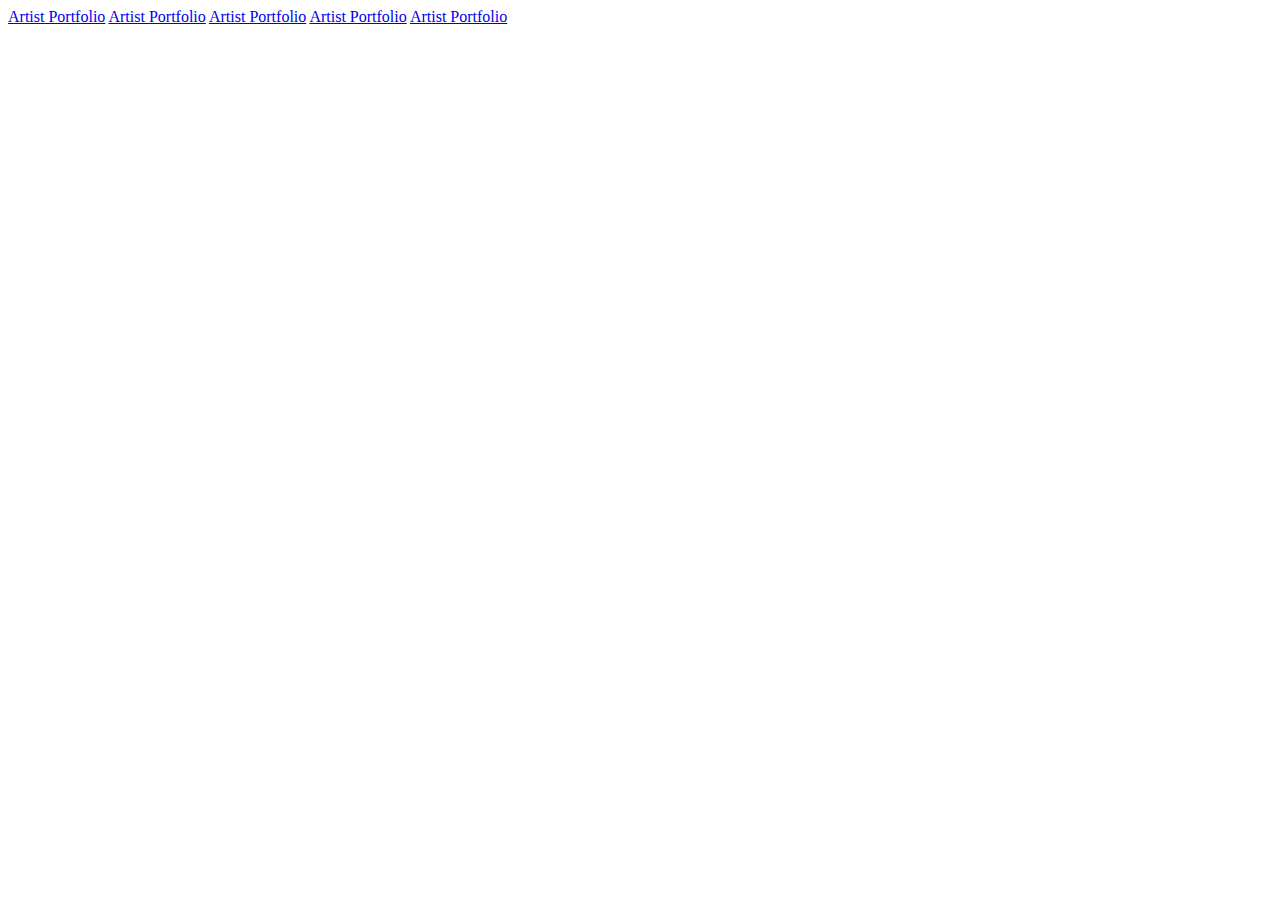
<file: index.html>
<!DOCTYPE html>
<html lang="en">
  <head>
    <meta charset="UTF-8" />
    <meta name="viewport" content="width=device-width, initial-scale=1.0" />
    <title>Posts-Portfolios</title>
  </head>
  <body>
    <a href="./ArtistPortfolio/index.html">Artist Portfolio</a>
    <a href="./BlogPost/index.html">Artist Portfolio</a>
    <a href="./CantileverMiniProject/index.html">Artist Portfolio</a>
    <a href="./CostEstimator/index.html">Artist Portfolio</a>
    <a href="./PlutoSimsPortfolio/index.html">Artist Portfolio</a>
  </body>
</html>
</file>
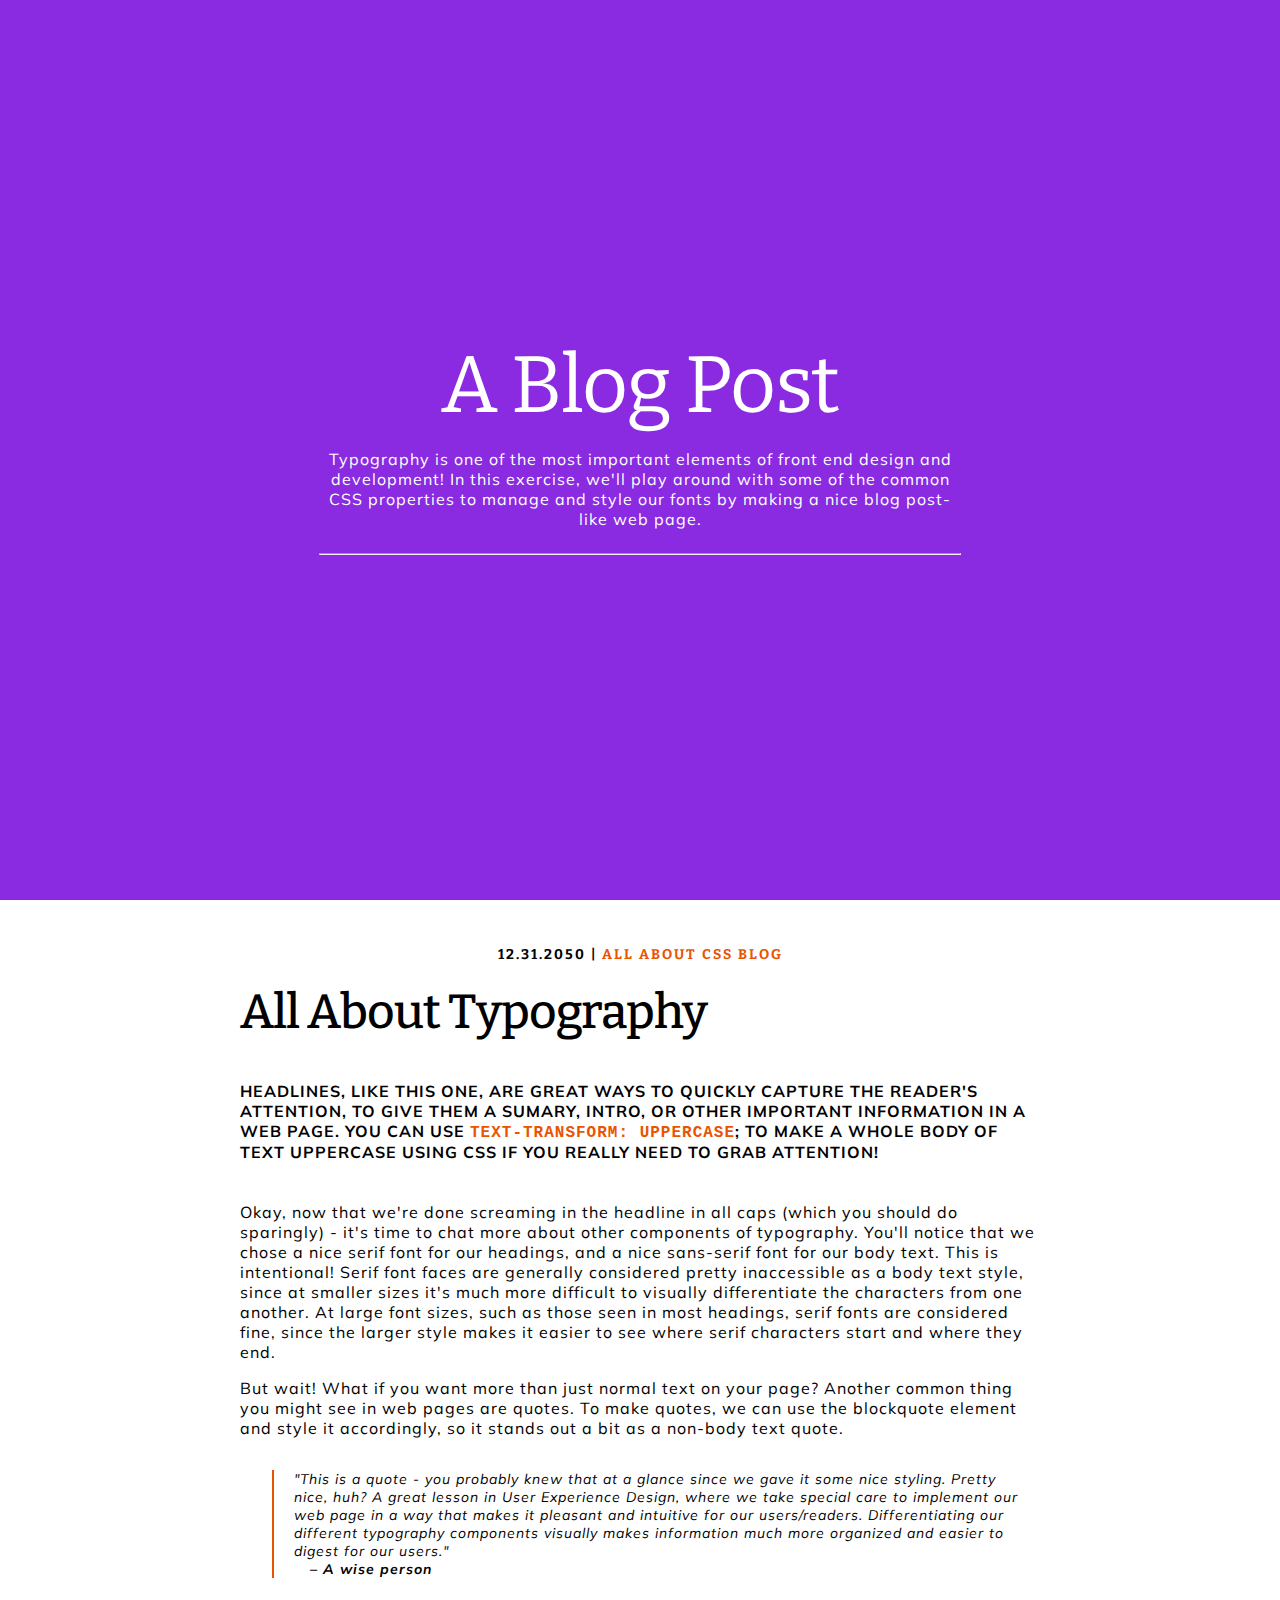
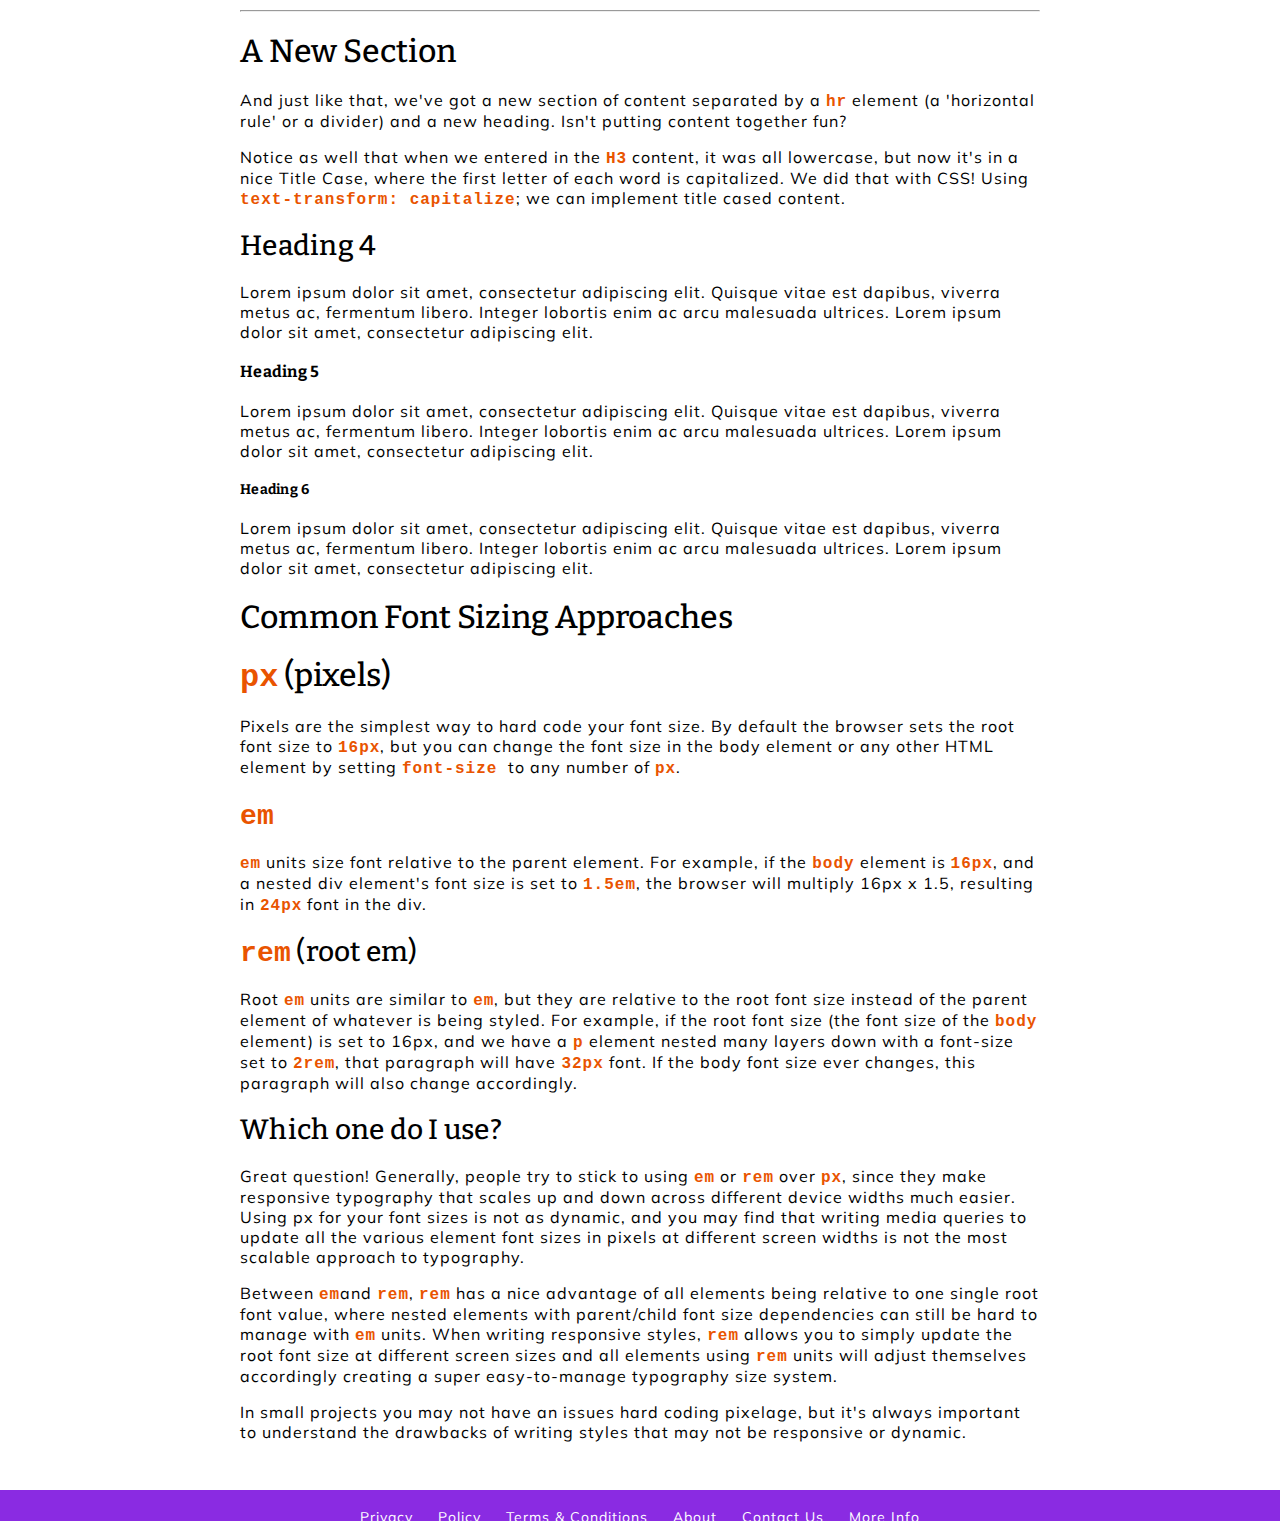
<file: BlogPost/index.html>
<!DOCTYPE html>
<html lang="en">
  <head>
    <meta charset="UTF-8" />
    <meta name="viewport" content="width=device-width, initial-scale=1.0" />
    <link rel="stylesheet" href="style.css" />
    <link rel="preconnect" href="https://fonts.googleapis.com" />
    <link rel="preconnect" href="https://fonts.gstatic.com" crossorigin />
    <link
      href="https://fonts.googleapis.com/css2?family=Bitter:ital,wght@0,100..900;1,100..900&family=Mulish:ital,wght@0,200..1000;1,200..1000&display=swap"
      rel="stylesheet"
    />
    <title>Blog Post</title>
  </head>
  <body>
    <main>
      <div class="hero-section">
        <h1>A Blog Post</h1>
        <p>
          Typography is one of the most important elements of front end design
          and development! In this exercise, we'll play around with some of the
          common CSS properties to manage and style our fonts by making a nice
          blog post-like web page.
        </p>
        <hr />
      </div>
      <div class="content">
        <p class="info">12.31.2050 | <span>ALL ABOUT CSS BLOG</span></p>
        <h2>All About Typography</h2>
        <section class="intro">
          <p>
            Headlines, like this one, are great ways to quickly capture the
            reader's attention, to give them a sumary, intro, or other important
            information in a web page. You can use
            <code>text-transform: uppercase</code>; to make a whole body of text
            uppercase using CSS if you really need to grab attention!
          </p>
          <p>
            Okay, now that we're done screaming in the headline in all caps
            (which you should do sparingly) - it's time to chat more about other
            components of typography. You'll notice that we chose a nice serif
            font for our headings, and a nice sans-serif font for our body text.
            This is intentional! Serif font faces are generally considered
            pretty inaccessible as a body text style, since at smaller sizes
            it's much more difficult to visually differentiate the characters
            from one another. At large font sizes, such as those seen in most
            headings, serif fonts are considered fine, since the larger style
            makes it easier to see where serif characters start and where they
            end.
          </p>
          <p>
            But wait! What if you want more than just normal text on your page?
            Another common thing you might see in web pages are quotes. To make
            quotes, we can use the blockquote element and style it accordingly,
            so it stands out a bit as a non-body text quote.
          </p>
          <blockquote class="quote">
            "This is a quote - you probably knew that at a glance since we gave
            it some nice styling. Pretty nice, huh? A great lesson in User
            Experience Design, where we take special care to implement our web
            page in a way that makes it pleasant and intuitive for our
            users/readers. Differentiating our different typography components
            visually makes information much more organized and easier to digest
            for our users." <cite>– A wise person</cite>
          </blockquote>
          <hr />
        </section>
        <section>
          <h3 class="capitalize">a new section</h3>
          <p>
            And just like that, we've got a new section of content separated by
            a <code>hr</code> element (a 'horizontal rule' or a divider) and a
            new heading. Isn't putting content together fun?
          </p>
          <p>
            Notice as well that when we entered in the <code>H3</code> content,
            it was all lowercase, but now it's in a nice Title Case, where the
            first letter of each word is capitalized. We did that with CSS!
            Using <code>text-transform: capitalize</code>; we can implement
            title cased content.
          </p>
          <h4>Heading 4</h4>
          <p>
            Lorem ipsum dolor sit amet, consectetur adipiscing elit. Quisque
            vitae est dapibus, viverra metus ac, fermentum libero. Integer
            lobortis enim ac arcu malesuada ultrices. Lorem ipsum dolor sit
            amet, consectetur adipiscing elit.
          </p>
          <h5>Heading 5</h5>
          <p>
            Lorem ipsum dolor sit amet, consectetur adipiscing elit. Quisque
            vitae est dapibus, viverra metus ac, fermentum libero. Integer
            lobortis enim ac arcu malesuada ultrices. Lorem ipsum dolor sit
            amet, consectetur adipiscing elit.
          </p>
          <h6>Heading 6</h6>
          <p>
            Lorem ipsum dolor sit amet, consectetur adipiscing elit. Quisque
            vitae est dapibus, viverra metus ac, fermentum libero. Integer
            lobortis enim ac arcu malesuada ultrices. Lorem ipsum dolor sit
            amet, consectetur adipiscing elit.
          </p>
        </section>
        <section>
          <h3>Common Font Sizing Approaches</h3>
          <h3><code>px</code> (pixels)</h3>
          <p>
            Pixels are the simplest way to hard code your font size. By default
            the browser sets the root font size to <code>16px</code>, but you
            can change the font size in the body element or any other HTML
            element by setting <code>font-size </code>to any number of
            <code>px</code>.
          </p>
          <h4><code>em</code></h4>
          <p>
            <code>em</code> units size font relative to the parent element. For
            example, if the <code>body</code> element is <code>16px</code>, and
            a nested div element's font size is set to <code>1.5em</code>, the
            browser will multiply 16px x 1.5, resulting in
            <code>24px</code> font in the div.
          </p>
          <h4><code>rem</code> (root em)</h4>
          <p>
            Root <code>em</code> units are similar to <code>em</code>, but they
            are relative to the root font size instead of the parent element of
            whatever is being styled. For example, if the root font size (the
            font size of the <code>body</code> element) is set to 16px, and we
            have a <code>p</code> element nested many layers down with a
            font-size set to <code>2rem</code>, that paragraph will have
            <code>32px</code>
            font. If the body font size ever changes, this paragraph will also
            change accordingly.
          </p>
          <h4>Which one do I use?</h4>
          <p>
            Great question! Generally, people try to stick to using
            <code>em</code> or <code>rem</code> over <code>px</code>, since they
            make responsive typography that scales up and down across different
            device widths much easier. Using px for your font sizes is not as
            dynamic, and you may find that writing media queries to update all
            the various element font sizes in pixels at different screen widths
            is not the most scalable approach to typography.
          </p>
          <p>
            Between
            <code>em</code>and <code>rem</code>, <code>rem</code> has a nice
            advantage of all elements being relative to one single root font
            value, where nested elements with parent/child font size
            dependencies can still be hard to manage with <code>em</code> units.
            When writing responsive styles, <code>rem</code> allows you to
            simply update the root font size at different screen sizes and all
            elements using <code>rem</code> units will adjust themselves
            accordingly creating a super easy-to-manage typography size system.
          </p>
          <p>
            In small projects you may not have an issues hard coding pixelage,
            but it's always important to understand the drawbacks of writing
            styles that may not be responsive or dynamic.
          </p>
        </section>
      </div>
    </main>
    <footer>
      <nav class="footer">
        <ul>
          <li><a href="#privacy">Privacy</a></li>
          <li><a href="#policy">Policy</a></li>
          <li><a href="#termsAndconditions">Terms & Conditions</a></li>
          <li><a href="#about">About</a></li>
          <li><a href="#contact">Contact Us</a></li>
          <li><a href="#info">More Info</a></li>
        </ul>
      </nav>
    </footer>
  </body>
</html>
</file>
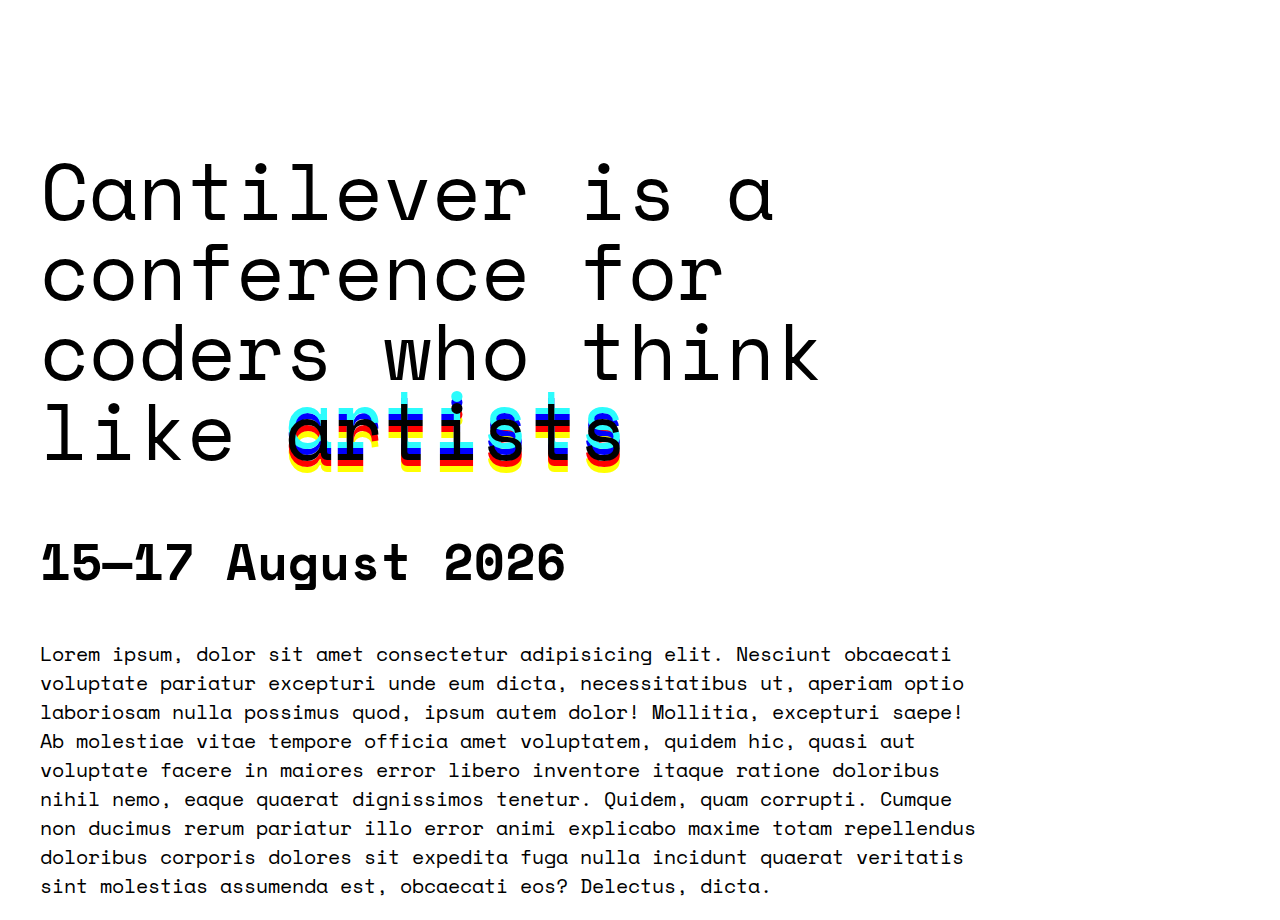
<file: CantileverMiniProject/index.html>
<!DOCTYPE html>
<html lang="en">
  <head>
    <meta charset="UTF-8" />
    <meta name="viewport" content="width=device-width, initial-scale=1.0" />
    <link rel="preconnect" href="https://fonts.googleapis.com" />
    <link rel="preconnect" href="https://fonts.gstatic.com" crossorigin />
    <link
      href="https://fonts.googleapis.com/css2?family=Space+Mono:wght@400;700&display=swap"
      rel="stylesheet"
    />
    <title>Cantilever</title>
    <link rel="stylesheet" href="app.css" />
  </head>
  <body>
    <div>
      <h1>
        Cantilever is a conference for coders who think like<span>
          artists
        </span>
      </h1>

      <h2>15—17 August 2026</h2>
      <p>
        Lorem ipsum, dolor sit amet consectetur adipisicing elit. Nesciunt
        obcaecati voluptate pariatur excepturi unde eum dicta, necessitatibus
        ut, aperiam optio laboriosam nulla possimus quod, ipsum autem dolor!
        Mollitia, excepturi saepe! Ab molestiae vitae tempore officia amet
        voluptatem, quidem hic, quasi aut voluptate facere in maiores error
        libero inventore itaque ratione doloribus nihil nemo, eaque quaerat
        dignissimos tenetur. Quidem, quam corrupti. Cumque non ducimus rerum
        pariatur illo error animi explicabo maxime totam repellendus doloribus
        corporis dolores sit expedita fuga nulla incidunt quaerat veritatis sint
        molestias assumenda est, obcaecati eos? Delectus, dicta.
      </p>
    </div>
  </body>
</html>
</file>
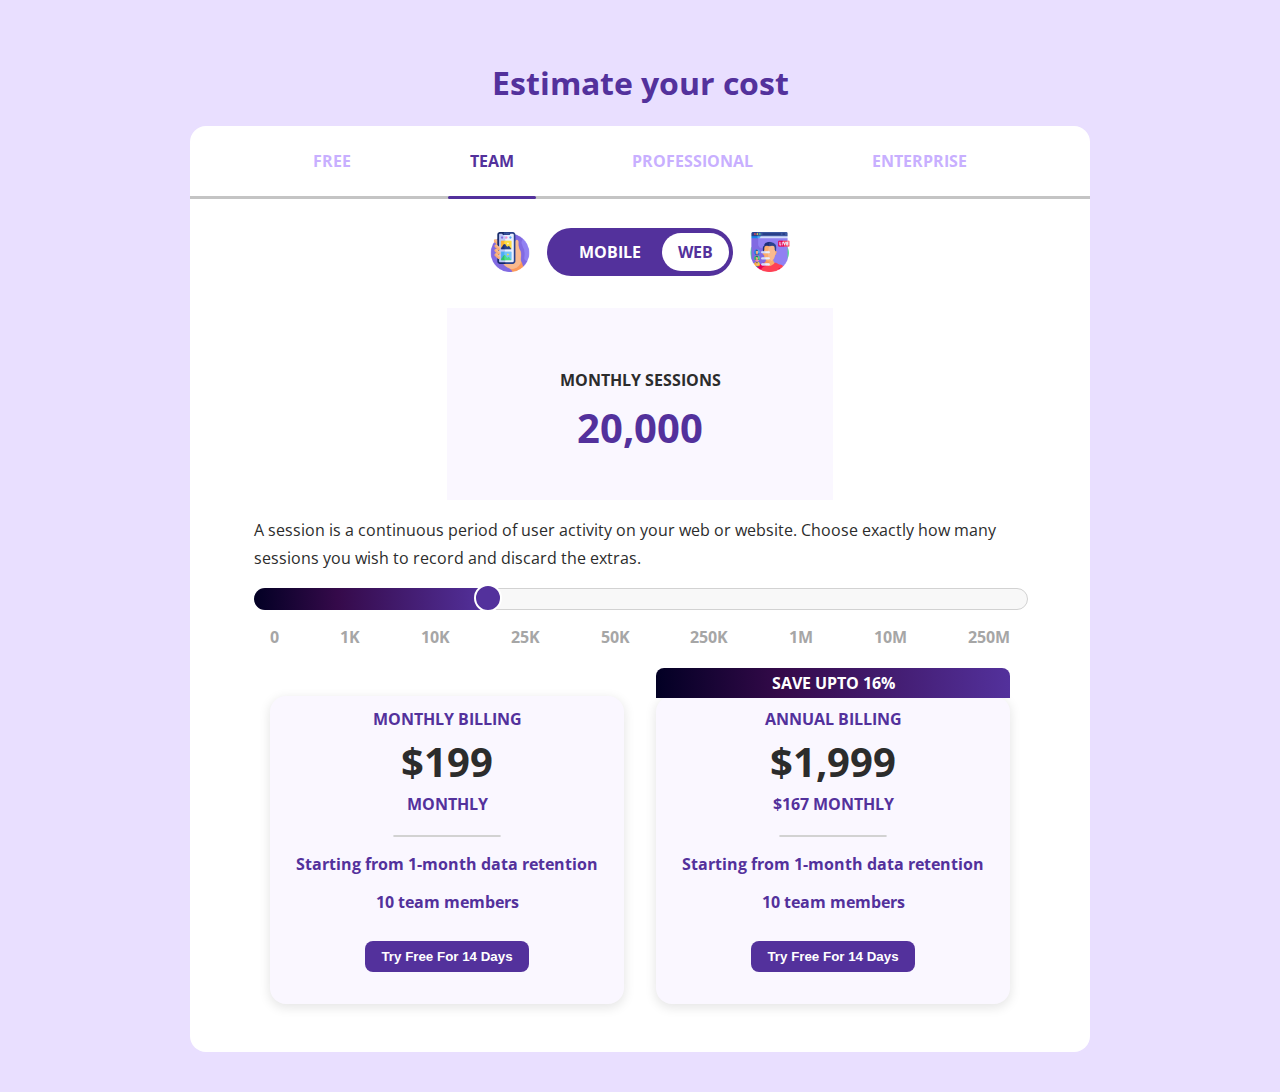
<file: CostEstimator/index.html>
<!DOCTYPE html>
<html lang="en">
  <head>
    <meta charset="UTF-8" />
    <meta name="viewport" content="width=device-width, initial-scale=1.0" />
    <link rel="stylesheet" href="style.css" />
    <link rel="preconnect" href="https://fonts.googleapis.com" />
    <link rel="preconnect" href="https://fonts.gstatic.com" crossorigin />
    <link
      href="https://fonts.googleapis.com/css2?family=Open+Sans:ital,wght@0,300..800;1,300..800&display=swap"
      rel="stylesheet"
    />
    <title>Cost Estimator</title>
  </head>
  <body>
    <h1>Estimate your cost</h1>
    <div class="container">
      <div class="links">
        <a href="#">Free</a>
        <a href="#" class="active">Team </span></a>
        <a href="#">Professional</a>
        <a href="#">Enterprise</a>
      </div>
      <div class="line"></div>
      <div class="toggle">
      <img src="./images//icon1.png" alt="icon1" >
      <div class="switch"><span>Mobile</span><span>Web</span></div>
      <img src="./images//icon2.png" alt="icon1" >
      </div>
      <div class="sessions-card">
        <p>Monthly Sessions</p>
        <p class="number">20,000</p>
      </div>
      <p class="session-text">A session is a continuous period of user activity on your web or website. Choose exactly how many sessions you wish to record and discard the extras.</p>

      <div class="slider">
        <div class="bar"></div>
        <div class="progress"></div>
        <div class="point"></div>
      </div>
      <div class="scale">
        <ul>
          <li>0</li>
          <li>1K</li>
          <li>10K</li>
          <li>25K</li>
          <li>50K</li>
          <li>250K</li>
          <li>1M</li>
          <li>10M</li>
          <li>250M</li>
        </ul>
      </div>

      <div class="cards">
        <div class="card">
          <div class="top-section">
          <p >Monthly Billing</p>
          <p class="price">$199</p>
          <p >Monthly</p>
        </div>
          <hr>
          <p>Starting from 1-month data retention</p>
          <p>10 team members</p>
          <button>Try Free For 14 Days</button>
        </div>
        <div class="card"> 

          <div class="top-section">
            <div class="save">
              <p>Save upto 16%</p>
            </div>
            <p >Annual Billing</p>
          <p class="price">$1,999</p>
          <p >$167 Monthly</p> 
        </div>
          <hr>
          <p>Starting from 1-month data retention</p>
          <p>10 team members</p>
          <button>Try Free For 14 Days</button></div>
      </div>
    </div>

  </body>
</html>
</file>
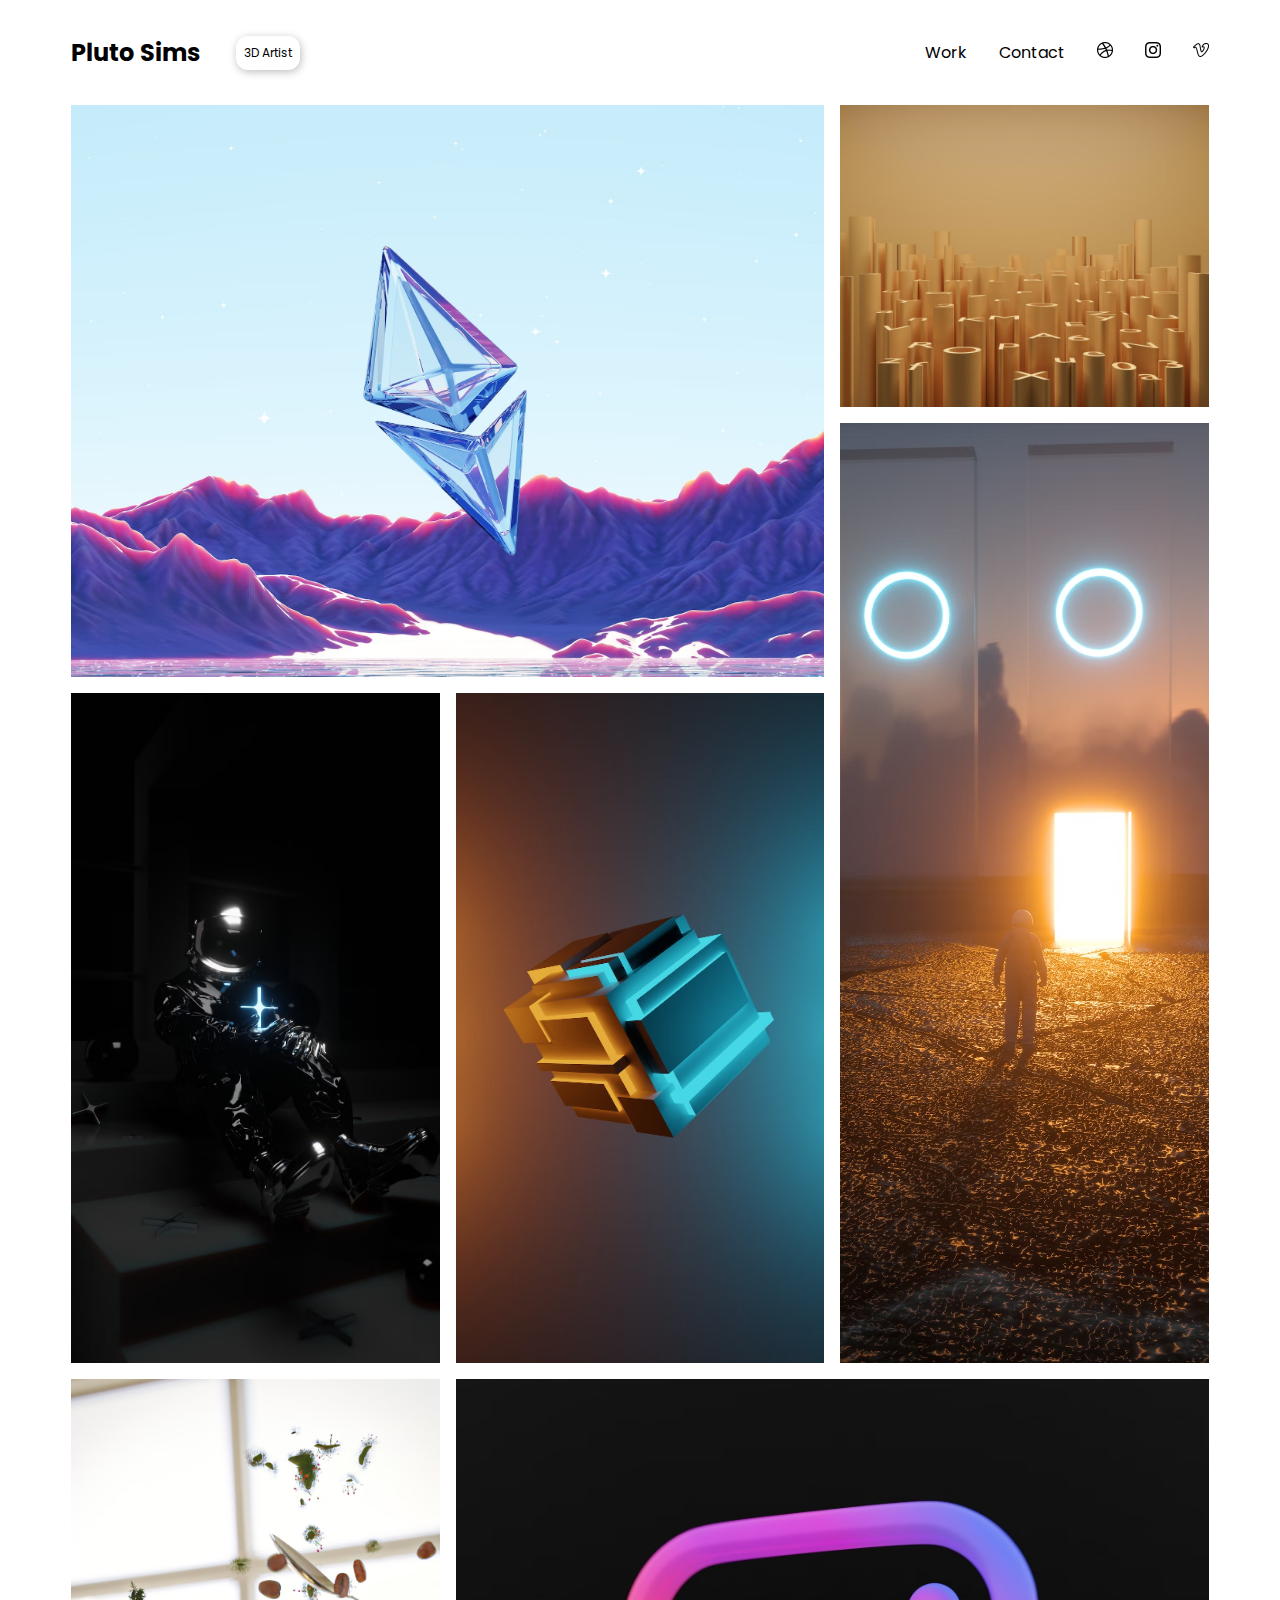
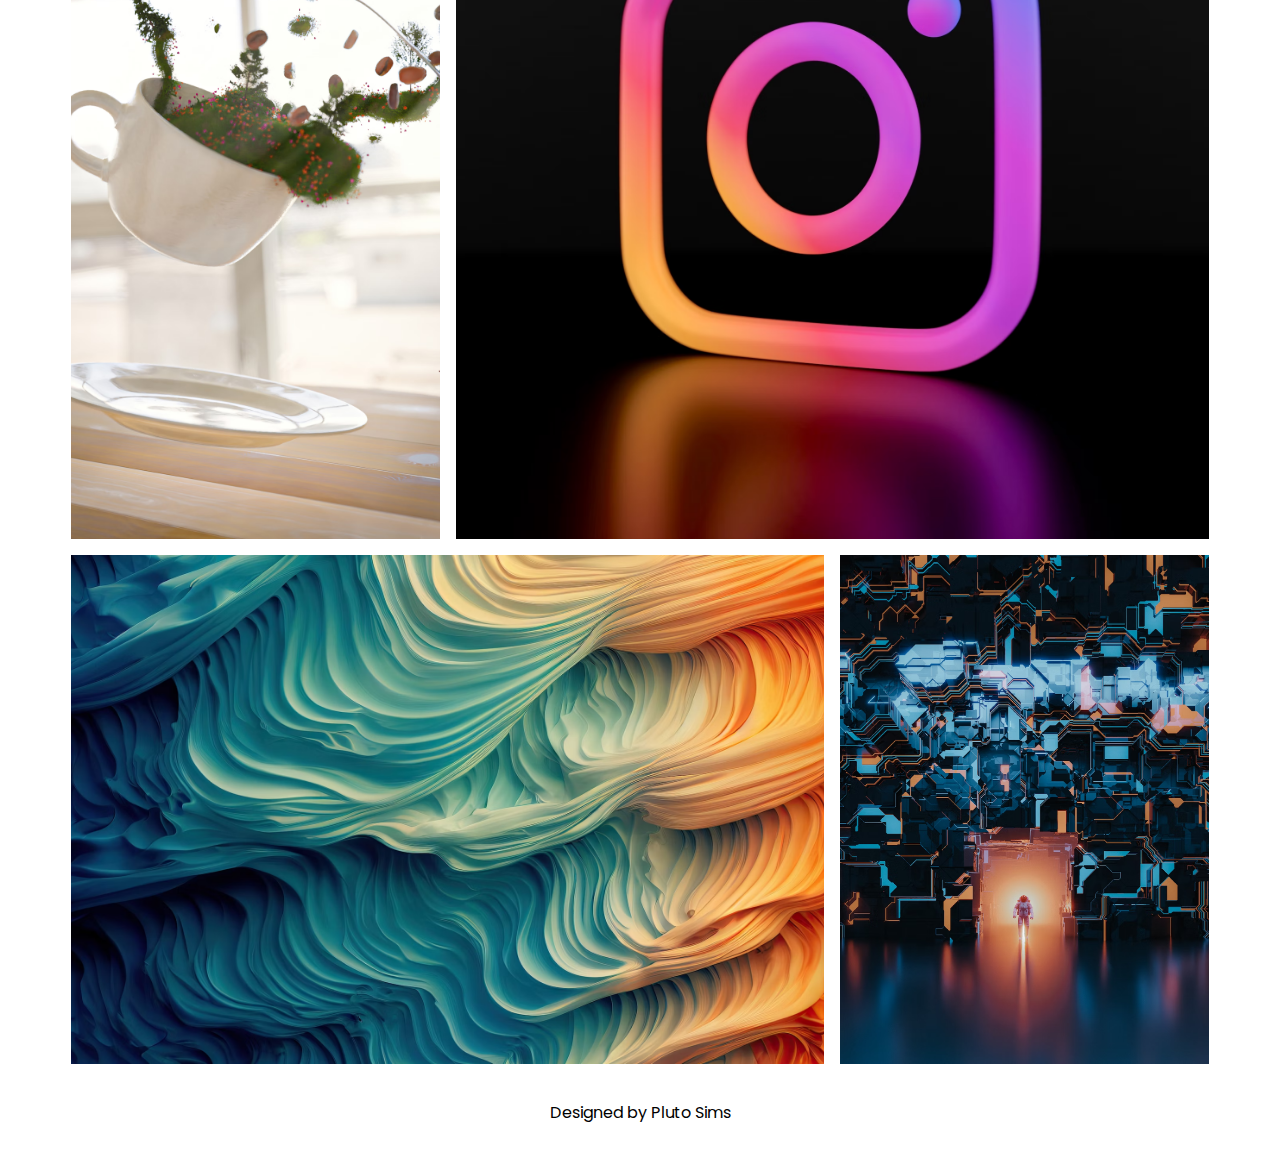
<file: PlutoSimsPortfolio/index.html>
<!DOCTYPE html>
<html lang="en">
  <head>
    <meta charset="UTF-8" />
    <meta http-equiv="X-UA-Compatible" content="IE=edge" />
    <meta name="viewport" content="width=device-width, initial-scale=1.0" />
    <link rel="stylesheet" href="index.css" />
    <link rel="preconnect" href="https://fonts.googleapis.com" />
    <link rel="preconnect" href="https://fonts.gstatic.com" crossorigin />
    <link
      href="https://fonts.googleapis.com/css2?family=Poppins:wght@400;600;700;800;900&display=swap"
      rel="stylesheet"
    />

    <title>Portfolio Site</title>
  </head>

  <body>
    <div class="container">
      <header class="navbar">
        <div class="name">
          <h1>Pluto Sims</h1>
          <span>3D Artist</span>
        </div>
        <nav class="links">
          <ul>
            <li><a href="#">Work</a></li>
            <li><a href="#">Contact</a></li>
            <li>
              <a href="#"
                ><img src="./images/dribble_icon.png" alt="" srcset=""
              /></a>
            </li>
            <li>
              <a href="#"
                ><img src="./images/insta_icon.png" alt="" srcset=""
              /></a>
            </li>
            <li>
              <a href="#"><img src="./images/v_icon.png" alt="" srcset="" /></a>
            </li>
          </ul>
        </nav>
        <nav class="mobilenav">
          <ul>
            <li><a href="#">Work</a></li>
            <li><a href="#">Contact</a></li>
            <li>
              <a href="#"
                ><img src="./images/dribble_icon.png" alt="" srcset=""
              /></a>
            </li>
            <li>
              <a href="#"
                ><img src="./images/insta_icon.png" alt="" srcset=""
              /></a>
            </li>
            <li>
              <a href="#"><img src="./images/v_icon.png" alt="" srcset="" /></a>
            </li>
          </ul>
        </nav>
        <div class="hamburger">
          <div class="bar1"></div>
          <div class="bar2"></div>
          <div class="bar3"></div>
        </div>
      </header>
      <div class="project-grid">
        <div class="project" id="eth">
          <img src="./images/eth.avif" alt="" srcset="" />
          <p class="overlay">VIEW PROJECT</p>
        </div>
        <div class="project" id="alphabet">
          <img src="./images/alphabet.avif" alt="" srcset="" />
          <p class="overlay">VIEW PROJECT</p>
        </div>
        <div class="project" id="traveler">
          <img src="./images/traveler.avif" alt="" srcset="" />
          <p class="overlay">VIEW PROJECT</p>
        </div>
        <div class="project" id="cube">
          <img src="./images/cube.avif" alt="" srcset="" />
          <p class="overlay">VIEW PROJECT</p>
        </div>
        <div class="project" id="astro">
          <img src="./images/astro.avif" alt="" srcset="" />
          <p class="overlay">VIEW PROJECT</p>
        </div>
        <div class="project" id="cup">
          <img src="./images/cup.avif" alt="" srcset="" />
          <p class="overlay">VIEW PROJECT</p>
        </div>
        <div class="project" id="insta">
          <img src="./images/insta.avif" alt="" srcset="" />
          <p class="overlay">VIEW PROJECT</p>
        </div>
        <div class="project" id="foam">
          <img src="./images/foam.avif" alt="" srcset="" />
          <p class="overlay">VIEW PROJECT</p>
        </div>
        <div class="project" id="dimensional">
          <img src="./images/dimensional.avif" alt="" srcset="" />
          <p class="overlay">VIEW PROJECT</p>
        </div>
      </div>
      <footer class="footer">Designed by Pluto Sims</footer>
    </div>
    <script src="script.js"></script>
  </body>
</html>
</file>
<file: BlogPost/style.css>
body {
  margin: 0;
  padding: 0;
  font-family: 'Mulish', sans-serif;
  font-size: 16px;
  letter-spacing: 1px;
}

h1,
h2,
h3,
h4,
h5,
h6 {
  font-family: 'Bitter', serif;
  font-weight: 500;
  margin: 20px 0;
}

h1 {
  font-size: 80px;
  letter-spacing: -1.5px;
  font-weight: 400;
  margin: 0 auto;
}

h2 {
  font-size: 48px;
  letter-spacing: -1px;
}

h3 {
  font-size: 32px;
  letter-spacing: 0px;
}

.capitalize {
  text-transform: capitalize;
}

h4 {
  font-size: 28px;
  letter-spacing: 0.25px;
}

h5 {
  font-size: 16px;
  letter-spacing: 0.25px;
  font-weight: 700;
}

h6 {
  font-size: 14px;
  font-weight: 500;
  letter-spacing: 0.25px;
  font-weight: 700;
}

.hero-section {
  height: 100vh;
  background-color: blueviolet;
  color: white;
  display: flex;
  flex-direction: column;
  justify-content: center;
  align-items: center;
}

.hero-section h1,
.hero-section p {
  width: 50%;
  max-width: 900px;
  text-align: center;
}

.hero-section hr {
  color: white;
  width: 50%;
}

.hero-content hr {
  color: white;
}

.content {
  max-width: 800px;
  margin: 0 auto;
  padding: 32px;
}

.info {
  font-family: 'Bitter', serif;
  text-align: center;
  font-size: 14px;
  font-weight: bold;
  letter-spacing: 2px;
}

.intro p:first-of-type {
  text-transform: uppercase;
  font-weight: bold;
  margin: 40px 0;
}

.info span {
  color: #e95400;
}
.quote {
  font-style: italic;
  font-size: 14px;
  border-left: 2px solid #e95400;
  padding: 0 20px;
  margin: 32px 0 32px 32px;
}

.quote cite {
  display: block;
  font-weight: bold;
  margin-left: 16px;
}

code {
  color: #e95400;
  font-weight: bold;
}

footer {
  background-color: blueviolet;
  color: white;
}

.footer ul {
  width: 100vw;
  text-align: center;
  padding: 16px 0;
  margin: 0;
}

.footer ul li {
  list-style-type: none;
  display: inline;
  padding: 10px;
}

.footer a {
  text-decoration: none;
  color: white;
  font-size: 14px;
}

.footer a:hover {
  text-decoration: underline;
}
</file>
<file: CantileverMiniProject/app.css>
body {
  font-family: 'Space Mono', monospace;
}

h1 {
  font-weight: 400;
  font-size: 100px;
  line-height: 1;
}

h2 {
  font-weight: 700;
  font-size: 50px;
}

p {
  font-size: 20px;
  font-weight: 400;
}

div {
  width: 65%;
  margin-left: 32px;
  margin-top: 150px;
}

span {
  text-shadow: 0 -12px 0 #2cfcfd, 0 -6px 0 blue, 0 6px 0 red, 0 12px 0 yellow;
}

@media only screen and (max-width: 1300px) {
  div {
    width: 75%;
  }
  h1 {
    font-size: 80px;
  }
}

@media only screen and (max-width: 900px) {
  div {
    width: 90%;
  }
  h1 {
    font-size: 60px;
  }
  h2 {
    font-size: 40px;
  }
  span {
    text-shadow: 0 -4px 0 #2cfcfd, 0 -2px 0 blue, 0 2px 0 red, 0 4px 0 yellow;
  }
}

@media only screen and (max-width: 500px) {
  div {
    width: 100%;
    margin: 100px auto;
  }
  h1 {
    font-size: 40px;
  }
  h2 {
    font-size: 15px;
  }
  span {
    text-shadow: 0 -4px 0 #2cfcfd, 0 -2px 0 blue, 0 2px 0 red, 0 4px 0 yellow;
  }
}
</file>
<file: CostEstimator/style.css>
body {
  background-color: rgb(233, 223, 255);
  font-family: 'Open Sans', sans-serif;
  display: flex;
  flex-direction: column;
  justify-content: center;
  align-items: center;
  padding: 32px;
  color: rgb(44, 44, 44);
}

h1 {
  color: rgb(83, 49, 156);
}

.container {
  background-color: white;
  width: 100%;
  max-width: 900px;
  box-sizing: border-box;
  border-radius: 16px;
  display: flex;
  flex-direction: column;
  align-items: center;
  justify-content: center;
  padding: 0 64px;
  position: relative;
}

.links {
  width: 100%;
  padding: 24px 0;
  font-weight: bold;
  display: flex;
  flex-direction: row;
  justify-content: space-around;
  align-items: center;
}

.links a {
  text-decoration: none;
  text-transform: uppercase;
  color: rgb(200, 175, 255);
}

.links a:hover {
  color: rgb(83, 49, 156);
}

.links a.active {
  color: rgb(83, 49, 156);
  position: relative;
}

/* Border bottom can also be used but it doesnt stretch to the entire card */
.line {
  height: 3px;
  width: 100%;
  background-color: rgb(196, 196, 196);
  position: absolute;
  top: 70px;
  z-index: 1;
}

.links .active::before {
  content: '';
  height: 3px;
  width: 200%;
  background-color: rgb(83, 49, 156);
  position: absolute;
  bottom: -27px;
  left: -50%;
  z-index: 2;
  border-radius: 8px;
}

.toggle {
  width: 300px;
  display: flex;
  flex-direction: row;
  justify-content: space-between;
  align-items: center;
  margin: 32px 0;
  box-sizing: border-box;
}

.toggle img {
  width: 40px;
  height: 40px;
}

.switch {
  background-color: rgb(83, 49, 156);
  height: 32px;
  width: 150px;
  border-radius: 24px;
  padding: 8px 4px 8px 32px;
  display: flex;
  justify-content: space-between;
  align-items: center;
  text-transform: uppercase;
  font-weight: bold;
  font-size: 1rem;
}

.switch span:first-of-type {
  color: white;
}

.switch span:last-of-type {
  background-color: white;
  border-radius: 24px;
  padding: 8px 16px;
  color: rgb(83, 49, 156);
}

.sessions-card {
  background-color: rgb(250, 247, 255);
  text-align: center;
  text-transform: uppercase;
  font-size: 1rem;
  line-height: 3rem;
  box-sizing: border-box;
  font-weight: bold;
  width: 50%;
  padding: 48px 56px;
}

.sessions-card p:first-of-type {
  color: rgb(44, 44, 44);
  margin: 0;
}

.number {
  color: rgb(83, 49, 156);
  font-size: 2.5rem;
  margin: 0;
}

.session-text {
  line-height: 1.75rem;
  margin: 16px 0 16px 0;
}

.slider {
  width: 100%;
  position: relative;
}

.slider .bar {
  height: 20px;
  width: 100%;
  background-color: rgb(248, 248, 248);
  border-radius: 12px;
  border: 1px solid rgb(210, 210, 210);
}

.slider .progress {
  width: 30%;
  height: 22px;
  background: linear-gradient(
    90deg,
    rgba(2, 0, 36, 1) 0%,
    rgba(53, 10, 74, 1) 36%,
    rgba(83, 49, 156, 1) 100%
  );
  border-top-left-radius: 12px;
  border-bottom-left-radius: 12px;
  position: absolute;
  top: 0;
  left: 0;
}

.slider .point {
  width: 24px;
  height: 24px;
  background-color: rgb(83, 49, 156);
  border-radius: 50%;
  position: absolute;
  bottom: -2px;
  left: 28.5%;
  border: 2px solid white;
  transition: transform 0.15s ease-in;
}

.slider .point:hover {
  cursor: pointer;
  transform: scale(1.1);
}

.scale {
  width: 100%;
}

.scale ul {
  display: flex;
  justify-content: space-between;
  padding: 0;
  margin: 16px;
}

.scale ul li {
  list-style-type: none;
  font-weight: bold;
  color: rgb(166, 166, 166);
}

.cards {
  width: 100%;
  display: flex;
  justify-content: space-between;
  align-items: center;
  text-align: center;
  margin: 32px 0;
}

.card {
  background-color: rgb(250, 247, 255);
  border-radius: 16px;
  margin: 0 16px 16px 16px;
  padding: 0 0 32px 0;
  box-shadow: 0px 3px 11px 1px rgba(0, 0, 0, 0.1);
  font-weight: bold;
  color: rgb(83, 49, 156);
  transition: transform 0.15s ease;
  width: 50%;
}

.card .top-section {
  padding: 8px 0;
  position: relative;
}
.card .top-section p {
  margin: 4px 0;
  text-transform: uppercase;
}
.card .price {
  font-size: 2.5rem;
  color: rgb(44, 44, 44);
  margin: 8px;
}

.card hr {
  width: 30%;
  color: rgb(196, 196, 196);
  border: 1px solid rgb(210, 210, 210);
  border-radius: 8px;
}

.card button {
  color: white;
  background-color: rgba(83, 49, 156, 1);
  border: none;
  border-radius: 8px;
  font-weight: bold;
  padding: 8px 16px;
  transition: transform 0.15s ease;
  margin-top: 12px;
}

.card button:hover {
  cursor: pointer;
  transform: scale(1.1);
}

.card:hover {
  transform: translateY(-8px);
}

.card .save {
  width: 100%;
  color: white;
  background: linear-gradient(
    90deg,
    rgba(2, 0, 36, 1) 0%,
    rgba(53, 10, 74, 1) 36%,
    rgba(83, 49, 156, 1) 100%
  );
  position: absolute;
  top: -28px;
  left: 0;
  border-top-left-radius: 8px;
  border-top-right-radius: 8px;
}

@media only screen and (max-width: 800px) {
  body {
    padding: 16px;
  }
  .container {
    padding: 0 16px;
  }
  .cards {
    flex-wrap: wrap-reverse;
  }
  .card {
    width: 100%;
  }

  .links {
    width: 100%;
    padding: 24px 0;
    font-size: 0.85rem;
  }
  .links .active::before {
    bottom: -30px;
    left: -50%;
    z-index: 2;
    border-radius: 8px;
  }
  h1 {
    font-size: 1.3rem;
  }
  .toggle {
    width: 250px;
  }
  .switch {
    font-size: 0.75rem;
    padding: 4px 2px 4px 16px;
    width: 90px;
  }
  .switch span:last-of-type {
    padding: 4px 8px;
    margin-right: 4px;
  }
  .sessions-card {
    width: 80%;
  }
  .number {
    font-size: 2rem;
  }

  .scale ul li {
    font-size: 0.85rem;
  }
}
</file>
<file: PlutoSimsPortfolio/index.css>
body {
  font-family: 'Poppins', sans-serif;
}

.container {
  width: 100%;
  max-width: 90%;
  margin: 0 auto;
}

.navbar {
  display: flex;
  align-items: center;
  justify-content: space-between;
  margin: 24px auto;
}

.mobilenav {
  background-color: white;

  height: 100vh;
  display: flex;
  flex-direction: column;
  align-items: center;
  justify-content: center;
  background-color: rgb(255, 255, 255);
  position: absolute;
  top: 0;
  right: -120px;
  z-index: -1;
  transition: transform 0.5s ease;
}

.mobilenav ul {
  margin: 0;
  padding: 0 16px;
  text-align: center;
}

.mobilenav ul li {
  list-style: none;
  padding: 8px 0;
}

.mobilenav ul li a {
  text-decoration: none;
  color: black;
}

.name {
  display: flex;
  align-items: center;
}

.name h1 {
  margin: 0;
  font-size: 1.5rem;
}

.name span {
  margin-left: 36px;
  font-size: 0.75rem;
  box-shadow: 1px 2px 8px rgba(0, 0, 0, 0.258);
  padding: 8px;
  border-radius: 12px;
}

nav.links ul {
  display: flex;
  flex-wrap: wrap;
  list-style-type: none;
}

nav.links ul a {
  text-decoration: none;
  color: black;
}

nav.links ul li {
  margin-left: 32px;
}

nav.links ul li img,
.mobilenav ul li img {
  cursor: pointer;
  width: 16px;
  height: 16px;
}

.navbar .hamburger {
  display: flex;
  flex-direction: column;
  justify-content: space-between;
  align-items: flex-end;
  width: 40px;
  display: none;
}

.navbar .hamburger:hover {
  cursor: pointer;
}

.navbar .bar1,
.bar2,
.bar3 {
  background-color: black;
  width: 36px;
  height: 4px;
  border-radius: 8px;
  margin: 4px 0;
}

.project {
  position: relative;
}

.project img {
  width: 100%;
  height: 100%;
  object-fit: cover;
}

.project .overlay {
  position: absolute;
  width: 100%;
  height: 100%;
  top: 0;
  left: 0;
  display: flex;
  justify-content: center;
  align-items: center;
  margin: 0;
  background-color: rgba(255, 255, 255, 0.1);
  opacity: 0;
  font-size: 36px;
  color: white;
  font-weight: bold;
  letter-spacing: 2px;
  transition: all 0.4s ease;
}

.project .overlay:hover {
  opacity: 1;
  cursor: pointer;
}

.project-grid {
  display: grid;
  grid-template-areas:
    'eth eth alphabet'
    'eth eth traveler'
    'astro cube traveler'
    'cup insta insta'
    'cup insta insta'
    'foam foam dimensional'
    'foam foam dimensional';
  gap: 16px;
  margin: 0 auto;
}

#eth {
  grid-area: eth;
}

#alphabet {
  grid-area: alphabet;
}

#traveler {
  grid-area: traveler;
}

#astro {
  grid-area: astro;
}

#cup {
  grid-area: cup;
}

#insta {
  grid-area: insta;
}

#foam {
  grid-area: foam;
}

#dimensional {
  grid-area: dimensional;
}

.footer {
  text-align: center;
  margin: 36px;
}
@media only screen and (max-width: 1100px) {
  .container {
    max-width: 100%;
    box-sizing: border-box;
    padding: 0 16px;
  }
  .project-grid {
    grid-template-areas:
      'eth eth'
      'alphabet traveler'
      'astro cube'
      'insta insta'
      'cup foam'
      'cup foam'
      'dimensional dimensional';
    gap: 8px;
  }
  .project .overlay {
    font-size: 24px;
  }
  .navbar .hamburger {
    display: none;
  }
  .mobilenav {
    display: none;
  }
}

@media only screen and (max-width: 680px) {
  .container {
    max-width: 100%;
    box-sizing: border-box;
    padding: 0 16px;
  }
  .name h1 {
    font-size: 1.5rem;
  }
  .navbar {
    padding: 16px 24px;
    position: fixed;
    top: 0;
    left: 0;
    z-index: 3;
    background-color: white;
    width: 100%;
    margin: 0 auto;
    box-sizing: border-box;
  }

  .name span {
    margin-left: 16px;
    font-size: 0.5rem;
    border-radius: 8px;
  }

  nav.links {
    display: none;
  }
  .navbar .hamburger {
    display: block;
    width: 30px;
    height: 30px;
  }
  .project-grid {
    margin-top: 80px;
    grid-template-areas:
      'eth'
      'alphabet'
      'traveler'
      'cube'
      'astro'
      'cup'
      'insta'
      'foam'
      'dimensional';
    gap: 8px;
  }
  .project .overlay {
    font-size: 16px;
  }
  .mobilenav {
    display: flex;
  }
}

.animateBar1 {
  animation: changebar1 0.5s;
  animation-fill-mode: forwards;
}

.animateBar2 {
  animation: changebar2 0.5s;
  animation-fill-mode: forwards;
}

.animateBar3 {
  animation: changebar3 0.5s;
  animation-fill-mode: forwards;
}

.openMobileNav {
  transform: translateX(-120px);
}

@keyframes changebar1 {
  from {
    transform: rotate(0);
  }
  to {
    transform: rotate(45deg) translate(2px, 12px);
  }
}

@keyframes changebar2 {
  from {
    transform: scaleX(1);
    opacity: 1;
  }
  to {
    transform: scaleX(0);
    opacity: 0;
  }
}

@keyframes changebar3 {
  from {
    transform: rotate(0);
  }
  to {
    transform: rotate(-45deg) translate(-2px, -10px);
  }
}
</file>
